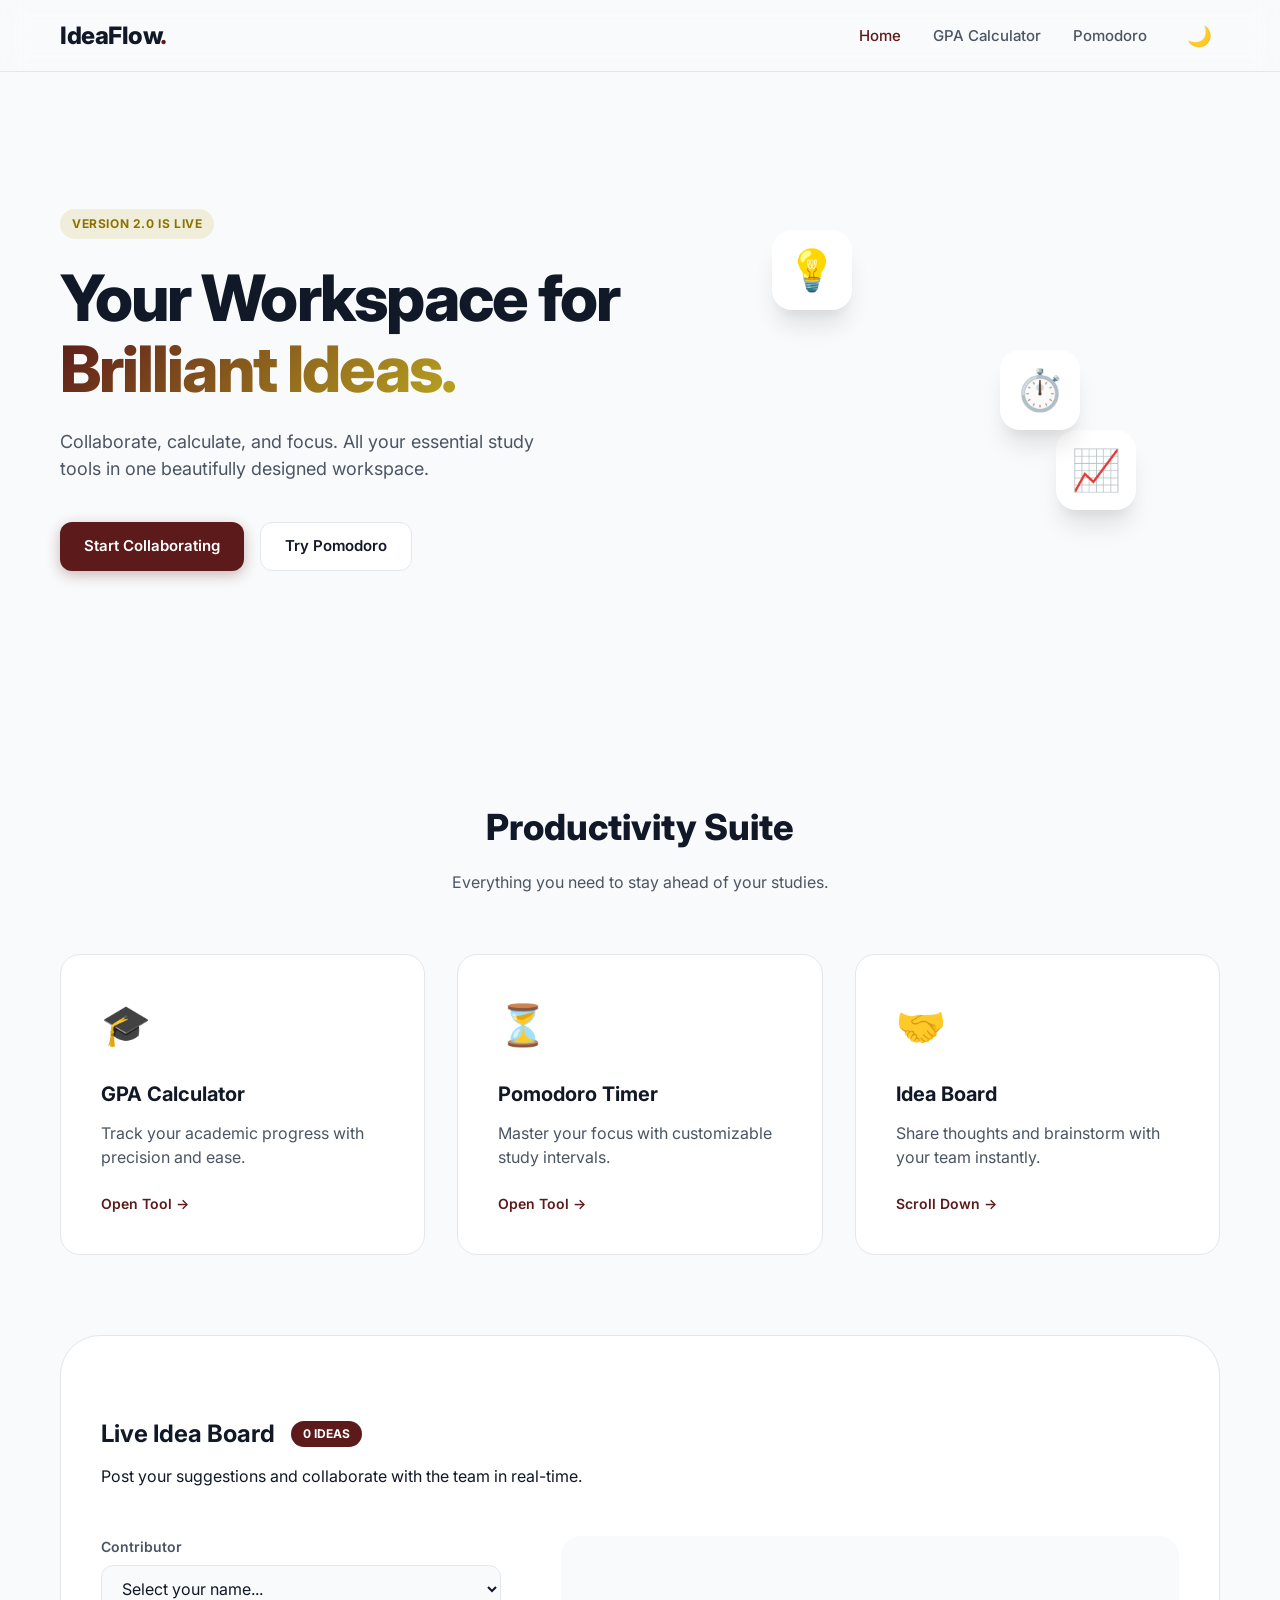
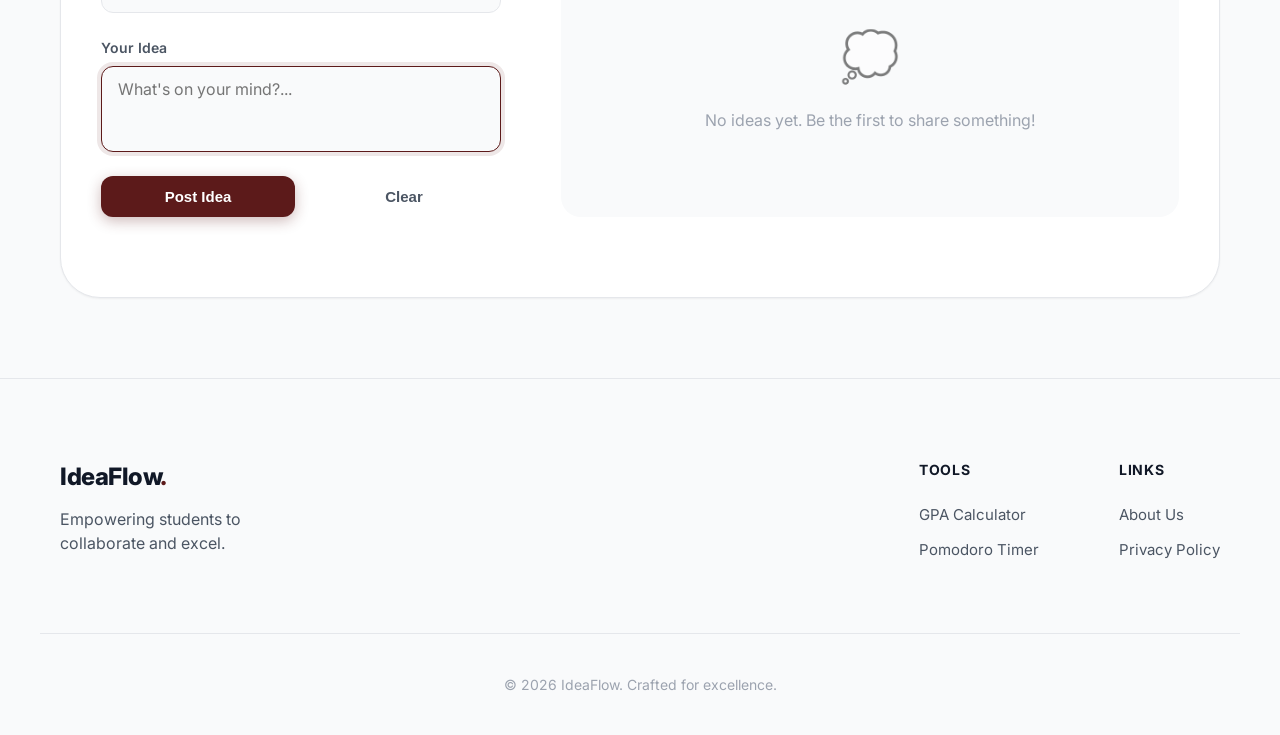
<file: index.html>
<!DOCTYPE html>
<html lang="en">
<head>
    <meta charset="UTF-8">
    <meta name="viewport" content="width=device-width, initial-scale=1.0">
    <title>IdeaFlow | Modern Productivity Workspace</title>
    <link rel="stylesheet" href="styles.css">
    <link rel="preconnect" href="https://fonts.googleapis.com">
    <link rel="preconnect" href="https://fonts.gstatic.com" crossorigin>
    <link href="https://fonts.googleapis.com/css2?family=Inter:wght@300;400;500;600;700;800&display=swap" rel="stylesheet">
</head>
<body>
    <!-- navigation -->
    <nav class="navbar">
        <div class="nav-container">
            <a href="index.html" class="nav-logo">IdeaFlow<span>.</span></a>
            <div class="nav-hamburger" id="navToggle">&#9776;</div>
            <ul class="nav-menu" id="navMenu">
                <li class="nav-item"><a href="index.html" class="nav-link active">Home</a></li>
                <li class="nav-item"><a href="gpa-calculator.html" class="nav-link">GPA Calculator</a></li>
                <li class="nav-item"><a href="pomodoro.html" class="nav-link">Pomodoro</a></li>
                <li class="nav-item"><button class="theme-toggle" id="themeToggle">🌙</button></li>
            </ul>
        </div>
    </nav>

    <main>
        <!-- Hero Section -->
        <section class="hero">
            <div class="hero-content">
                <div class="badge">Version 2.0 is live</div>
                <h1>Your Workspace for <span class="gradient-text">Brilliant Ideas.</span></h1>
                <p>Collaborate, calculate, and focus. All your essential study tools in one beautifully designed workspace.</p>
                <div class="hero-actions">
                    <a href="#board" class="btn btn-primary">Start Collaborating</a>
                    <a href="pomodoro.html" class="btn btn-secondary">Try Pomodoro</a>
                </div>
            </div>
            <div class="hero-visual">
                <div class="floating-card c1">💡</div>
                <div class="floating-card c2">📈</div>
                <div class="floating-card c3">⏱️</div>
            </div>
        </section>

        <!-- Features Grid -->
        <section class="features">
            <div class="section-header">
                <h2>Productivity Suite</h2>
                <p>Everything you need to stay ahead of your studies.</p>
            </div>
            <div class="features-grid">
                <a href="gpa-calculator.html" class="feature-card">
                    <div class="feature-icon">🎓</div>
                    <h3>GPA Calculator</h3>
                    <p>Track your academic progress with precision and ease.</p>
                    <span class="feature-link">Open Tool →</span>
                </a>
                <a href="pomodoro.html" class="feature-card">
                    <div class="feature-icon">⏳</div>
                    <h3>Pomodoro Timer</h3>
                    <p>Master your focus with customizable study intervals.</p>
                    <span class="feature-link">Open Tool →</span>
                </a>
                <a href="#board" class="feature-card">
                    <div class="feature-icon">🤝</div>
                    <h3>Idea Board</h3>
                    <p>Share thoughts and brainstorm with your team instantly.</p>
                    <span class="feature-link">Scroll Down →</span>
                </a>
            </div>
        </section>

        <!-- Idea Board Section (Main Functionality) -->
        <section id="board" class="board-section">
            <div class="board-container">
                <div class="board-header">
                    <div class="board-title">
                        <h2>Live Idea Board</h2>
                        <div id="ideaCount" class="badge-count">0 IDEAS</div>
                    </div>
                    <p>Post your suggestions and collaborate with the team in real-time.</p>
                </div>

                <div class="board-content">
                    <div class="input-panel">
                        <div class="form-group">
                            <label for="participantSelect">Contributor</label>
                            <div class="select-wrapper">
                                <select id="participantSelect">
                                    <option value="" disabled selected>Select your name...</option>
                                    <option>Indumini</option>
                                    <option>Nilakshana</option>
                                    <option>Osanda</option>
                                    <option>Tharushi</option>
                                    <option>Haalah</option>
                                    <option>Shehan</option>
                                    <option>Prabudhdha</option>
                                    <option value="add-new">+ Add new name</option>
                                </select>
                            </div>
                        </div>
                        
                        <div class="form-group">
                            <label for="ideaInput">Your Idea</label>
                            <textarea id="ideaInput" placeholder="What's on your mind?..." rows="3"></textarea>
                        </div>

                        <div class="button-row">
                            <button id="addIdeaBtn" class="btn btn-primary">Post Idea</button>
                            <button id="resetBtn" class="btn btn-ghost">Clear</button>
                        </div>
                    </div>

                    <div class="ideas-display">
                        <div class="ideas-panel" id="ideasPanel">
                            <!-- ideas will appear here -->
                            <div class="empty-state">
                                <div class="empty-icon">💭</div>
                                <p>No ideas yet. Be the first to share something!</p>
                            </div>
                        </div>
                    </div>
                </div>
            </div>
        </section>
    </main>

    <footer class="footer">
        <div class="footer-container">
            <div class="footer-brand">
                <a href="#" class="nav-logo">IdeaFlow<span>.</span></a>
                <p>Empowering students to collaborate and excel.</p>
            </div>
            <div class="footer-nav">
                <div class="footer-col">
                    <h4>Tools</h4>
                    <a href="gpa-calculator.html">GPA Calculator</a>
                    <a href="pomodoro.html">Pomodoro Timer</a>
                </a>
                </div>
                <div class="footer-col">
                    <h4>Links</h4>
                    <a href="#">About Us</a>
                    <a href="#">Privacy Policy</a>
                </div>
            </div>
        </div>
        <div class="footer-bottom">
            <p>&copy; 2026 IdeaFlow. Crafted for excellence.</p>
        </div>
    </footer>

    <script src="app.js"></script>
</body>
</html>
</file>
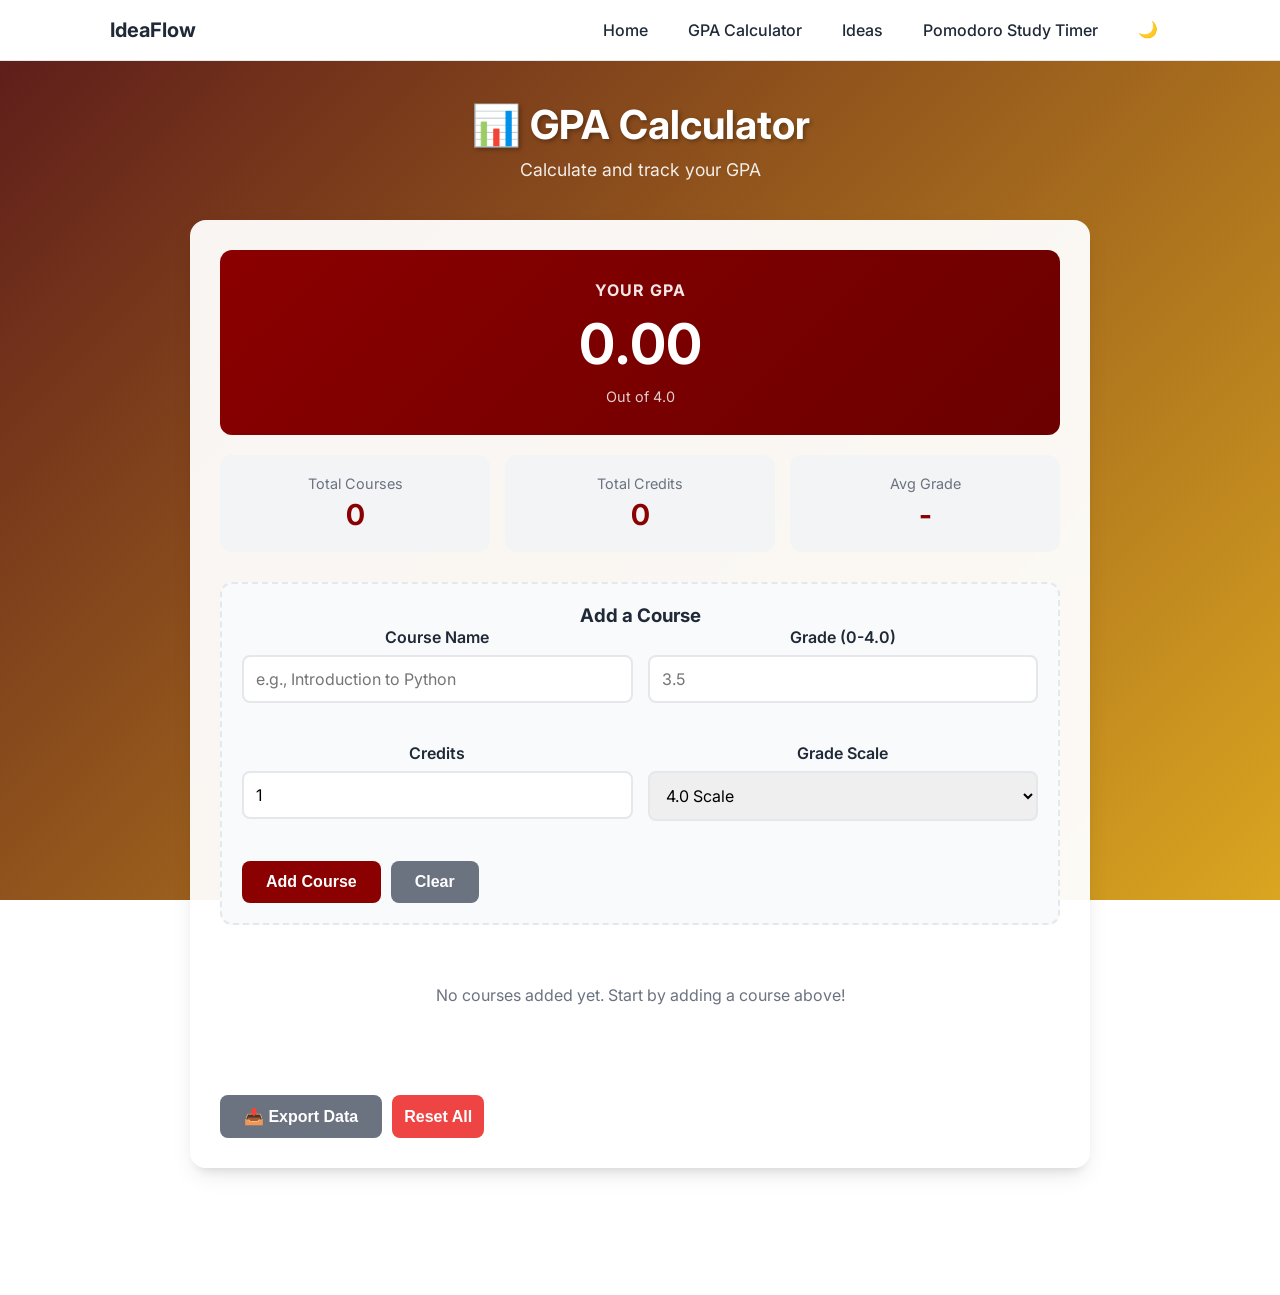
<file: gpa-calculator.html>
<!DOCTYPE html>
<html lang="en">
<head>
    <meta charset="UTF-8">
    <meta name="viewport" content="width=device-width, initial-scale=1.0">
    <title>GPA Calculator | IdeaFlow</title>
    <link rel="preconnect" href="https://fonts.googleapis.com">
    <link rel="preconnect" href="https://fonts.gstatic.com" crossorigin>
    <link href="https://fonts.googleapis.com/css2?family=Inter:wght@400;500;600;700;800&display=swap" rel="stylesheet">
    <style>
        * {
            margin: 0;
            padding: 0;
            box-sizing: border-box;
        }

        :root {
            --primary: #8B0000;
            --primary-hover: #6B0000;
            --bg-gradient: linear-gradient(135deg, #5c1a1a 0%, #DAA520 100%);
            --card-bg: rgba(255, 255, 255, 0.95);
            --text-main: #1f2937;
            --text-muted: #6b7280;
            --border: #e5e7eb;
            --shadow: 0 10px 25px -5px rgba(0, 0, 0, 0.1), 0 8px 10px -6px rgba(0, 0, 0, 0.1);
        }

        body {
            font-family: 'Inter', -apple-system, BlinkMacSystemFont, "Segoe UI", Roboto, sans-serif;
            background: var(--bg-gradient);
            background-attachment: fixed;
            min-height: 100vh;
            display: flex;
            flex-direction: column;
            align-items: center;
            padding: 100px 20px 40px;
            color: var(--text-main);
        }

        /* Navigation styles */
        .navbar {
            width: 100%;
            background: white;
            border-bottom: 1px solid var(--border);
            position: fixed;
            top: 0;
            left: 0;
            z-index: 1000;
        }
        .nav-container {
            max-width: 1100px;
            margin: 0 auto;
            display: flex;
            align-items: center;
            justify-content: space-between;
            padding: 0 20px;
            height: 60px;
        }
        .nav-logo {
            font-size: 1.25rem;
            font-weight: 700;
            color: var(--text-main);
            text-decoration: none;
        }
        .nav-menu {
            display: flex;
            list-style: none;
            gap: 1rem;
        }
        .nav-item .nav-link {
            display: inline-block;
            padding: 0.5rem 0.75rem;
            color: var(--text-main);
            text-decoration: none;
            font-weight: 500;
            transition: background 0.2s, color 0.2s;
            background: transparent;
            border: none;
            cursor: pointer;
        }
        .nav-item .nav-link:hover {
            background: var(--primary);
            color: white;
            border-radius: 8px;
        }
        .nav-hamburger {
            display: none;
            font-size: 1.5rem;
            cursor: pointer;
        }
        @media (max-width: 768px) {
            .nav-menu {
                position: absolute;
                top: 60px;
                left: 0;
                width: 100%;
                flex-direction: column;
                background: white;
                max-height: 0;
                overflow: hidden;
                transition: max-height 0.3s ease;
            }
            .nav-menu.open {
                max-height: 350px;
            }
            .nav-hamburger {
                display: block;
            }
        }

        /* Main Container */
        .container {
            max-width: 900px;
            width: 100%;
        }

        .header {
            text-align: center;
            margin-bottom: 40px;
            animation: fadeIn 0.5s ease-in;
        }

        .header h1 {
            font-size: 2.5rem;
            margin-bottom: 10px;
            color: white;
            text-shadow: 2px 2px 4px rgba(0, 0, 0, 0.3);
        }

        .header p {
            color: rgba(255, 255, 255, 0.9);
            font-size: 1.1rem;
        }

        @keyframes fadeIn {
            from { opacity: 0; transform: translateY(20px); }
            to { opacity: 1; transform: translateY(0); }
        }

        /* GPA Calculator Panel */
        .calc-panel {
            background: var(--card-bg);
            border-radius: 16px;
            padding: 30px;
            box-shadow: var(--shadow);
            margin-bottom: 30px;
            animation: fadeIn 0.5s ease-in;
        }

        .form-group {
            margin-bottom: 20px;
        }

        label {
            display: block;
            margin-bottom: 8px;
            font-weight: 600;
            color: var(--text-main);
        }

        input, select {
            width: 100%;
            padding: 12px;
            border: 2px solid var(--border);
            border-radius: 8px;
            font-family: inherit;
            font-size: 1rem;
            transition: border-color 0.3s;
        }

        input:focus, select:focus {
            outline: none;
            border-color: var(--primary);
        }

        .course-item {
            background: #f9fafb;
            border: 1px solid var(--border);
            border-radius: 12px;
            padding: 20px;
            margin-bottom: 15px;
            display: grid;
            grid-template-columns: 2fr 1fr 1fr auto;
            gap: 15px;
            align-items: end;
        }

        @media (max-width: 768px) {
            .course-item {
                grid-template-columns: 1fr;
            }
        }

        .input-row {
            display: grid;
            grid-template-columns: 1fr 1fr;
            gap: 15px;
            margin-bottom: 20px;
        }

        @media (max-width: 768px) {
            .input-row {
                grid-template-columns: 1fr;
            }
        }

        button {
            background: var(--primary);
            color: white;
            border: none;
            padding: 12px 24px;
            border-radius: 8px;
            font-weight: 600;
            cursor: pointer;
            transition: background 0.3s;
            font-size: 1rem;
        }

        button:hover {
            background: var(--primary-hover);
        }

        button.secondary {
            background: #6b7280;
        }

        button.secondary:hover {
            background: #4b5563;
        }

        button.danger {
            background: #ef4444;
            padding: 8px 12px;
        }

        button.danger:hover {
            background: #dc2626;
        }

        .button-row {
            display: flex;
            gap: 10px;
            margin-top: 20px;
        }

        /* GPA Display */
        .gpa-display {
            background: linear-gradient(135deg, #8B0000 0%, #6B0000 100%);
            color: white;
            border-radius: 12px;
            padding: 30px;
            text-align: center;
            margin-bottom: 20px;
        }

        .gpa-display h2 {
            font-size: 1rem;
            margin-bottom: 10px;
            opacity: 0.9;
            text-transform: uppercase;
            letter-spacing: 1px;
        }

        .gpa-value {
            font-size: 3.5rem;
            font-weight: 700;
            font-variant-numeric: tabular-nums;
        }

        .gpa-scale {
            font-size: 0.9rem;
            margin-top: 10px;
            opacity: 0.8;
        }

        .stats {
            display: grid;
            grid-template-columns: repeat(3, 1fr);
            gap: 15px;
            margin-bottom: 30px;
        }

        @media (max-width: 768px) {
            .stats {
                grid-template-columns: 1fr;
            }
        }

        .stat-box {
            background: #f3f4f6;
            border-radius: 12px;
            padding: 20px;
            text-align: center;
        }

        .stat-label {
            color: var(--text-muted);
            font-size: 0.9rem;
            margin-bottom: 5px;
        }

        .stat-value {
            font-size: 1.8rem;
            font-weight: 700;
            color: var(--primary);
        }

        .add-course-section {
            background: #f9fafb;
            border: 2px dashed var(--border);
            border-radius: 12px;
            padding: 20px;
            text-align: center;
            margin-bottom: 20px;
        }

        .empty-state {
            text-align: center;
            padding: 40px 20px;
            color: var(--text-muted);
        }

        .empty-state p {
            margin-bottom: 20px;
        }

        .courses-list {
            margin-top: 20px;
        }

        .warning {
            background: #fef3c7;
            border-left: 4px solid #f59e0b;
            padding: 12px;
            border-radius: 4px;
            margin-bottom: 20px;
            color: #92400e;
        }

        /* Footer */
        .footer {
            text-align: center;
            margin-top: auto;
            padding: 20px;
            color: rgba(255, 255, 255, 0.7);
            font-size: 0.9rem;
        }
    </style>
</head>
<body>
    <!-- Navigation -->
    <nav class="navbar">
        <div class="nav-container">
            <a href="#" class="nav-logo">IdeaFlow</a>
            <div class="nav-hamburger" id="navToggle">&#9776;</div>
            <ul class="nav-menu" id="navMenu">
                <li class="nav-item"><a href="#" class="nav-link" id="homeLink">Home</a></li>
                <li class="nav-item"><a href="#" class="nav-link">GPA Calculator</a></li>
                <li class="nav-item"><a href="#" class="nav-link" id="ideasLink">Ideas</a></li>
                <li class="nav-item"><a href="#" class="nav-link" id="pomodoroLink">Pomodoro Study Timer</a></li>
                <li class="nav-item"><button class="nav-link theme-toggle" id="themeToggle">🌙</button></li>
            </ul>
        </div>
    </nav>

    <div class="container">
        <div class="header">
            <h1>📊 GPA Calculator</h1>
            <p>Calculate and track your GPA</p>
        </div>

        <div class="calc-panel">
            <!-- GPA Display -->
            <div class="gpa-display">
                <h2>Your GPA</h2>
                <div class="gpa-value" id="gpaValue">0.00</div>
                <div class="gpa-scale">Out of 4.0</div>
            </div>

            <!-- Statistics -->
            <div class="stats">
                <div class="stat-box">
                    <div class="stat-label">Total Courses</div>
                    <div class="stat-value" id="totalCourses">0</div>
                </div>
                <div class="stat-box">
                    <div class="stat-label">Total Credits</div>
                    <div class="stat-value" id="totalCredits">0</div>
                </div>
                <div class="stat-box">
                    <div class="stat-label">Avg Grade</div>
                    <div class="stat-value" id="avgGrade">-</div>
                </div>
            </div>

            <!-- Add Course Section -->
            <div class="add-course-section">
                <h3>Add a Course</h3>
                <div class="input-row">
                    <div class="form-group">
                        <label for="courseName">Course Name</label>
                        <input type="text" id="courseName" placeholder="e.g., Introduction to Python">
                    </div>
                    <div class="form-group">
                        <label for="courseGrade">Grade (0-4.0)</label>
                        <input type="number" id="courseGrade" min="0" max="4" step="0.1" placeholder="3.5">
                    </div>
                </div>
                <div class="input-row">
                    <div class="form-group">
                        <label for="courseCredits">Credits</label>
                        <input type="number" id="courseCredits" min="0" max="10" step="0.5" value="1" placeholder="1">
                    </div>
                    <div class="form-group">
                        <label for="gradeScale">Grade Scale</label>
                        <select id="gradeScale">
                            <option value="4.0">4.0 Scale</option>
                            <option value="5.0">5.0 Scale</option>
                        </select>
                    </div>
                </div>
                <div class="button-row">
                    <button onclick="addCourse()">Add Course</button>
                    <button class="secondary" onclick="clearInputs()">Clear</button>
                </div>
            </div>

            <!-- Courses List -->
            <div class="courses-list" id="coursesList">
                <div class="empty-state">
                    <p>No courses added yet. Start by adding a course above!</p>
                </div>
            </div>

            <!-- Actions -->
            <div class="button-row" style="margin-top: 30px;">
                <button onclick="calculateGPA()" id="calculateBtn" style="display: none;">Calculate GPA</button>
                <button class="secondary" onclick="exportGPA()">📥 Export Data</button>
                <button class="danger" onclick="resetCalculator()">Reset All</button>
            </div>
        </div>
    </div>

    <footer class="footer">
        <p>&copy; 2026 IdeaFlow. All rights reserved.</p>
    </footer>

    <script>
        // Data storage
        let courses = [];

        // Initialize from localStorage
        function init() {
            const saved = localStorage.getItem('gpaCalculatorCourses');
            if (saved) {
                courses = JSON.parse(saved);
                renderCourses();
                calculateGPA();
            }
        }

        // Add course
        function addCourse() {
            const name = document.getElementById('courseName').value.trim();
            const grade = parseFloat(document.getElementById('courseGrade').value);
            const credits = parseFloat(document.getElementById('courseCredits').value);
            const scale = parseFloat(document.getElementById('gradeScale').value);

            if (!name) {
                alert('Please enter a course name.');
                return;
            }
            if (isNaN(grade) || grade < 0 || grade > scale) {
                alert(`Please enter a valid grade (0 to ${scale}).`);
                return;
            }
            if (isNaN(credits) || credits <= 0) {
                alert('Please enter valid credits.');
                return;
            }

            const course = {
                id: Date.now(),
                name: name,
                grade: grade,
                credits: credits,
                scale: scale
            };

            courses.push(course);
            saveCourses();
            clearInputs();
            renderCourses();
            calculateGPA();
        }

        // Render courses
        function renderCourses() {
            const list = document.getElementById('coursesList');
            
            if (courses.length === 0) {
                list.innerHTML = '<div class="empty-state"><p>No courses added yet. Start by adding a course above!</p></div>';
                return;
            }

            list.innerHTML = '<h3 style="margin-bottom: 15px;">Your Courses</h3>' + 
                courses.map(course => `
                    <div class="course-item">
                        <div>
                            <strong>${course.name}</strong><br>
                            <small style="color: #6b7280;">Grade: ${course.grade.toFixed(2)} / ${course.scale}</small>
                        </div>
                        <div>
                            <small style="color: #6b7280;">Credits: </small><strong>${course.credits}</strong>
                        </div>
                        <div>
                            <small style="color: #6b7280;">Points: </small><strong>${(course.grade * course.credits).toFixed(2)}</strong>
                        </div>
                        <button class="danger" onclick="removeCourse(${course.id})">Delete</button>
                    </div>
                `).join('');
        }

        // Remove course
        function removeCourse(id) {
            courses = courses.filter(c => c.id !== id);
            saveCourses();
            renderCourses();
            calculateGPA();
        }

        // Calculate GPA
        function calculateGPA() {
            if (courses.length === 0) {
                document.getElementById('gpaValue').textContent = '0.00';
                document.getElementById('totalCourses').textContent = '0';
                document.getElementById('totalCredits').textContent = '0';
                document.getElementById('avgGrade').textContent = '-';
                return;
            }

            let totalPoints = 0;
            let totalCredits = 0;
            let totalGrade = 0;

            courses.forEach(course => {
                totalPoints += course.grade * course.credits;
                totalCredits += course.credits;
                totalGrade += course.grade;
            });

            const gpa = totalCredits > 0 ? totalPoints / totalCredits : 0;
            const avgGrade = courses.length > 0 ? (totalGrade / courses.length) : 0;

            document.getElementById('gpaValue').textContent = gpa.toFixed(2);
            document.getElementById('totalCourses').textContent = courses.length;
            document.getElementById('totalCredits').textContent = totalCredits.toFixed(1);
            document.getElementById('avgGrade').textContent = avgGrade.toFixed(2);
        }

        // Clear inputs
        function clearInputs() {
            document.getElementById('courseName').value = '';
            document.getElementById('courseGrade').value = '';
            document.getElementById('courseCredits').value = '1';
            document.getElementById('gradeScale').value = '4.0';
            document.getElementById('courseName').focus();
        }

        // Reset calculator
        function resetCalculator() {
            if (confirm('Are you sure you want to delete all courses? This cannot be undone.')) {
                courses = [];
                saveCourses();
                renderCourses();
                calculateGPA();
            }
        }

        // Export data
        function exportGPA() {
            if (courses.length === 0) {
                alert('No courses to export.');
                return;
            }

            const gpaValue = document.getElementById('gpaValue').textContent;
            let text = `GPA Calculator Export\n`;
            text += `Created: ${new Date().toLocaleString()}\n`;
            text += `Current GPA: ${gpaValue}\n\n`;
            text += `Courses:\n`;
            text += `-`.repeat(60) + '\n';
            
            courses.forEach(course => {
                text += `${course.name.padEnd(30)} Grade: ${course.grade.toFixed(1)} Credits: ${course.credits}\n`;
            });

            const blob = new Blob([text], { type: 'text/plain' });
            const url = window.URL.createObjectURL(blob);
            const a = document.createElement('a');
            a.href = url;
            a.download = `GPA_${new Date().getTime()}.txt`;
            a.click();
        }

        // Save to localStorage
        function saveCourses() {
            localStorage.setItem('gpaCalculatorCourses', JSON.stringify(courses));
        }

        // Navigation
        document.addEventListener('DOMContentLoaded', () => {
            init();

            // Hamburger menu
            const navToggle = document.getElementById('navToggle');
            const navMenu = document.getElementById('navMenu');
            navToggle.addEventListener('click', () => {
                navMenu.classList.toggle('open');
            });

            // Close menu when link clicked
            document.querySelectorAll('.nav-link').forEach(link => {
                link.addEventListener('click', (e) => {
                    if (link.id !== 'themeToggle') {
                        navMenu.classList.remove('open');
                    }
                });
            });

            // Navigation links
            const homeLink = document.getElementById('homeLink');
            homeLink.addEventListener('click', (e) => {
                e.preventDefault();
                window.location.href = 'index.html';
            });

            const ideasLink = document.getElementById('ideasLink');
            ideasLink.addEventListener('click', (e) => {
                e.preventDefault();
                window.location.href = 'index.html';
            });

            const pomodoroLink = document.getElementById('pomodoroLink');
            pomodoroLink.addEventListener('click', (e) => {
                e.preventDefault();
                window.location.href = 'pomodoro.html';
            });

            // Theme toggle
            const themeToggle = document.getElementById('themeToggle');
            function updateThemeIcon() {
                themeToggle.textContent = document.body.classList.contains('dark') ? '☀️' : '🌙';
            }
            const stored = localStorage.getItem('theme');
            if (stored === 'dark') document.body.classList.add('dark');
            updateThemeIcon();

            themeToggle.addEventListener('click', () => {
                document.body.classList.toggle('dark');
                const isDark = document.body.classList.contains('dark');
                localStorage.setItem('theme', isDark ? 'dark' : 'light');
                updateThemeIcon();
            });

            // Allow Enter key to add course
            document.getElementById('courseCredits').addEventListener('keypress', (e) => {
                if (e.key === 'Enter') addCourse();
            });
        });
    </script>
</body>
</html>
</file>
<file: styles.css>
:root {
    /* Color Palette */
    --primary: #5c1a1a;
    --primary-hover: #4a1515;
    --secondary: #baa520;
    --bg-main: #f9fafb;
    --bg-card: #ffffff;
    --text-main: #111827;
    --text-muted: #4b5563;
    --text-light: #9ca3af;
    --border: #e5e7eb;
    --accent: #baa520;
    
    /* Shadows & Effects */
    --shadow-sm: 0 1px 2px 0 rgba(0, 0, 0, 0.05);
    --shadow-md: 0 4px 6px -1px rgba(0, 0, 0, 0.1), 0 2px 4px -1px rgba(0, 0, 0, 0.06);
    --shadow-lg: 0 10px 15px -3px rgba(0, 0, 0, 0.1), 0 4px 6px -2px rgba(0, 0, 0, 0.05);
    --shadow-xl: 0 20px 25px -5px rgba(0, 0, 0, 0.1), 0 10px 10px -5px rgba(0, 0, 0, 0.04);
    
    --radius-sm: 8px;
    --radius-md: 12px;
    --radius-lg: 20px;
    --radius-full: 9999px;
}

/* Dark Mode Variables */
body.dark {
    --bg-main: #0f172a;
    --bg-card: #1e293b;
    --text-main: #f8fafc;
    --text-muted: #94a3b8;
    --text-light: #64748b;
    --border: #334155;
    --shadow-sm: 0 1px 2px 0 rgba(0, 0, 0, 0.3);
    --shadow-md: 0 4px 6px -1px rgba(0, 0, 0, 0.4);
    --shadow-lg: 0 10px 15px -3px rgba(0, 0, 0, 0.4);
}

/* Reset & Base Styles */
* {
    margin: 0;
    padding: 0;
    box-sizing: border-box;
}

html {
    scroll-behavior: smooth;
}

body {
    font-family: 'Inter', sans-serif;
    background-color: var(--bg-main);
    color: var(--text-main);
    line-height: 1.5;
    -webkit-font-smoothing: antialiased;
    transition: background-color 0.3s ease, color 0.3s ease;
}

a {
    text-decoration: none;
    color: inherit;
    transition: all 0.2s ease;
}

ul {
    list-style: none;
}

/* Layout Sections */
main {
    max-width: 1200px;
    margin: 0 auto;
    padding: 0 20px;
}

section {
    padding: 80px 0;
}

/* Navigation */
.navbar {
    position: fixed;
    top: 0;
    left: 0;
    right: 0;
    height: 72px;
    background-color: rgba(var(--bg-card), 0.8);
    backdrop-filter: blur(12px);
    -webkit-backdrop-filter: blur(12px);
    border-bottom: 1px solid var(--border);
    z-index: 1000;
}

.nav-container {
    max-width: 1200px;
    height: 100%;
    margin: 0 auto;
    padding: 0 20px;
    display: flex;
    align-items: center;
    justify-content: space-between;
}

.nav-logo {
    font-size: 1.5rem;
    font-weight: 800;
    letter-spacing: -0.02em;
}

.nav-logo span {
    color: var(--primary);
}

.nav-menu {
    display: flex;
    align-items: center;
    gap: 32px;
}

.nav-link {
    font-size: 0.9375rem;
    font-weight: 500;
    color: var(--text-muted);
}

.nav-link:hover, .nav-link.active {
    color: var(--primary);
}

.theme-toggle {
    background: none;
    border: none;
    font-size: 1.25rem;
    cursor: pointer;
    padding: 8px;
    border-radius: var(--radius-sm);
    transition: background-color 0.2s;
}

.theme-toggle:hover {
    background-color: var(--border);
}

.nav-hamburger {
    display: none;
    font-size: 1.5rem;
    cursor: pointer;
}

/* Buttons */
.btn {
    display: inline-flex;
    align-items: center;
    justify-content: center;
    padding: 12px 24px;
    border-radius: var(--radius-md);
    font-weight: 600;
    font-size: 0.9375rem;
    cursor: pointer;
    transition: all 0.2s cubic-bezier(0.4, 0, 0.2, 1);
    border: none;
}

.btn-primary {
    background-color: var(--primary);
    color: white;
    box-shadow: 0 4px 14px 0 rgba(92, 26, 26, 0.3);
}

.btn-primary:hover {
    background-color: var(--primary-hover);
    transform: translateY(-2px);
    box-shadow: 0 6px 20px rgba(92, 26, 26, 0.2);
}

.btn-secondary {
    background-color: var(--bg-card);
    color: var(--text-main);
    border: 1px solid var(--border);
}

.btn-secondary:hover {
    background-color: var(--bg-main);
    border-color: var(--text-light);
}

.btn-ghost {
    background: transparent;
    color: var(--text-muted);
}

.btn-ghost:hover {
    background-color: var(--border);
    color: var(--text-main);
}

/* Hero Section */
.hero {
    display: grid;
    grid-template-columns: 1fr 1fr;
    align-items: center;
    gap: 40px;
    padding-top: 140px;
    min-height: 80vh;
}

.badge {
    display: inline-block;
    padding: 6px 12px;
    background-color: rgba(186, 165, 32, 0.15);
    color: #8a7300;
    font-size: 0.75rem;
    font-weight: 700;
    text-transform: uppercase;
    letter-spacing: 0.05em;
    border-radius: var(--radius-full);
    margin-bottom: 24px;
}

.hero h1 {
    font-size: clamp(2.5rem, 5vw, 4rem);
    line-height: 1.1;
    font-weight: 800;
    margin-bottom: 24px;
    letter-spacing: -0.03em;
}

.gradient-text {
    background: linear-gradient(135deg, var(--primary) 0%, var(--secondary) 100%);
    -webkit-background-clip: text;
    -webkit-text-fill-color: transparent;
}

.hero p {
    font-size: 1.125rem;
    color: var(--text-muted);
    margin-bottom: 40px;
    max-width: 500px;
}

.hero-actions {
    display: flex;
    gap: 16px;
}

.hero-visual {
    position: relative;
    height: 400px;
    display: flex;
    align-items: center;
    justify-content: center;
}

.floating-card {
    position: absolute;
    width: 80px;
    height: 80px;
    background: var(--bg-card);
    border-radius: var(--radius-lg);
    display: flex;
    align-items: center;
    justify-content: center;
    font-size: 2.5rem;
    box-shadow: var(--shadow-xl);
    animation: float 6s ease-in-out infinite;
}

.c1 { top: 10%; left: 20%; animation-delay: 0s; }
.c2 { bottom: 20%; right: 15%; animation-delay: 2s; }
.c3 { top: 40%; right: 25%; animation-delay: 4s; }

@keyframes float {
    0%, 100% { transform: translateY(0) rotate(0); }
    50% { transform: translateY(-20px) rotate(5deg); }
}

/* Features Section */
.section-header {
    text-align: center;
    margin-bottom: 60px;
}

.section-header h2 {
    font-size: 2.25rem;
    font-weight: 800;
    margin-bottom: 16px;
}

.section-header p {
    color: var(--text-muted);
}

.features-grid {
    display: grid;
    grid-template-columns: repeat(auto-fit, minmax(300px, 1fr));
    gap: 32px;
}

.feature-card {
    background-color: var(--bg-card);
    padding: 40px;
    border-radius: var(--radius-lg);
    border: 1px solid var(--border);
    transition: all 0.3s ease;
    display: flex;
    flex-direction: column;
}

.feature-card:hover {
    transform: translateY(-8px);
    box-shadow: var(--shadow-xl);
    border-color: var(--secondary);
}

.feature-icon {
    font-size: 2.5rem;
    margin-bottom: 24px;
}

.feature-card h3 {
    font-size: 1.25rem;
    margin-bottom: 12px;
}

.feature-card p {
    color: var(--text-muted);
    margin-bottom: 24px;
    flex-grow: 1;
}

.feature-link {
    font-weight: 600;
    color: var(--primary);
    font-size: 0.875rem;
}

/* Board Section */
.board-section {
    background-color: var(--bg-card);
    border-radius: 40px;
    padding: 80px 40px;
    margin-bottom: 80px;
    box-shadow: var(--shadow-sm);
    border: 1px solid var(--border);
}

.board-header {
    margin-bottom: 48px;
}

.board-title {
    display: flex;
    align-items: center;
    gap: 16px;
    margin-bottom: 12px;
}

.badge-count {
    background: var(--primary);
    color: white;
    padding: 4px 12px;
    border-radius: var(--radius-full);
    font-size: 0.75rem;
    font-weight: 700;
}

.board-content {
    display: grid;
    grid-template-columns: 400px 1fr;
    gap: 60px;
}

.input-panel {
    display: flex;
    flex-direction: column;
    gap: 24px;
}

.form-group {
    display: flex;
    flex-direction: column;
    gap: 8px;
}

.form-group label {
    font-size: 0.875rem;
    font-weight: 600;
    color: var(--text-muted);
}

.select-wrapper {
    position: relative;
}

select, textarea {
    width: 100%;
    padding: 12px 16px;
    border-radius: var(--radius-md);
    border: 1px solid var(--border);
    background-color: var(--bg-main);
    color: var(--text-main);
    font-family: inherit;
    font-size: 1rem;
    transition: all 0.2s;
}

select:focus, textarea:focus {
    outline: none;
    border-color: var(--primary);
    box-shadow: 0 0 0 4px rgba(92, 26, 26, 0.1);
}

textarea {
    resize: none;
}

.button-row {
    display: flex;
    gap: 12px;
}

.button-row button {
    flex: 1;
}

/* Ideas Panel */
.ideas-display {
    background-color: var(--bg-main);
    border-radius: var(--radius-lg);
    padding: 24px;
    max-height: 600px;
    overflow-y: auto;
}

.ideas-panel {
    display: flex;
    flex-direction: column;
    gap: 16px;
}

.empty-state {
    text-align: center;
    padding: 60px 0;
    color: var(--text-light);
}

.empty-icon {
    font-size: 3rem;
    margin-bottom: 16px;
    opacity: 0.5;
}

.idea-entry {
    background-color: var(--bg-card);
    padding: 20px;
    border-radius: var(--radius-md);
    border: 1px solid var(--border);
    display: flex;
    justify-content: space-between;
    animation: slideUp 0.4s ease-out;
}

@keyframes slideUp {
    from { opacity: 0; transform: translateY(20px); }
    to { opacity: 1; transform: translateY(0); }
}

.idea-text {
    font-weight: 600;
    margin-bottom: 8px;
}

.idea-meta {
    font-size: 0.8125rem;
    color: var(--text-muted);
}

.suggested-by {
    color: var(--primary);
    font-weight: 600;
}

.idea-actions {
    display: flex;
    gap: 8px;
}

.icon-btn {
    background: none;
    border: none;
    cursor: pointer;
    padding: 8px;
    border-radius: var(--radius-sm);
    transition: all 0.2s;
    font-size: 1.125rem;
}

.icon-btn:hover {
    background-color: var(--border);
}

/* Footer */
.footer {
    padding: 80px 0 40px;
    border-top: 1px solid var(--border);
    margin-top: 80px;
}

.footer-container {
    max-width: 1200px;
    margin: 0 auto;
    padding: 0 20px;
    display: flex;
    justify-content: space-between;
    margin-bottom: 60px;
}

.footer-brand p {
    color: var(--text-muted);
    margin-top: 12px;
    max-width: 250px;
}

.footer-nav {
    display: flex;
    gap: 80px;
}

.footer-col h4 {
    font-size: 0.875rem;
    font-weight: 700;
    text-transform: uppercase;
    letter-spacing: 0.05em;
    margin-bottom: 24px;
}

.footer-col a {
    display: block;
    color: var(--text-muted);
    margin-bottom: 12px;
    font-size: 0.9375rem;
}

.footer-col a:hover {
    color: var(--primary);
}

.footer-bottom {
    max-width: 1200px;
    margin: 0 auto;
    padding: 0 20px;
    text-align: center;
    padding-top: 40px;
    border-top: 1px solid var(--border);
    color: var(--text-light);
    font-size: 0.875rem;
}

/* Responsive */
@media (max-width: 1024px) {
    .board-content {
        grid-template-columns: 1fr;
    }
    
    .hero {
        grid-template-columns: 1fr;
        text-align: center;
        padding-top: 120px;
    }
    
    .hero-actions {
        justify-content: center;
    }
    
    .hero p {
        margin-left: auto;
        margin-right: auto;
    }
    
    .hero-visual {
        display: none;
    }
}

@media (max-width: 768px) {
    .nav-hamburger {
        display: block;
    }

    .nav-menu {
        display: none;
        position: absolute;
        top: 72px;
        left: 0;
        right: 0;
        background-color: var(--bg-card);
        flex-direction: column;
        padding: 20px;
        border-bottom: 1px solid var(--border);
        box-shadow: var(--shadow-lg);
        gap: 20px;
    }

    .nav-menu.mobile-open {
        display: flex !important;
    }
    
    .footer-container {
        flex-direction: column;
        gap: 40px;
    }
    
    .footer-nav {
        gap: 40px;
        flex-wrap: wrap;
    }
}
</file>
